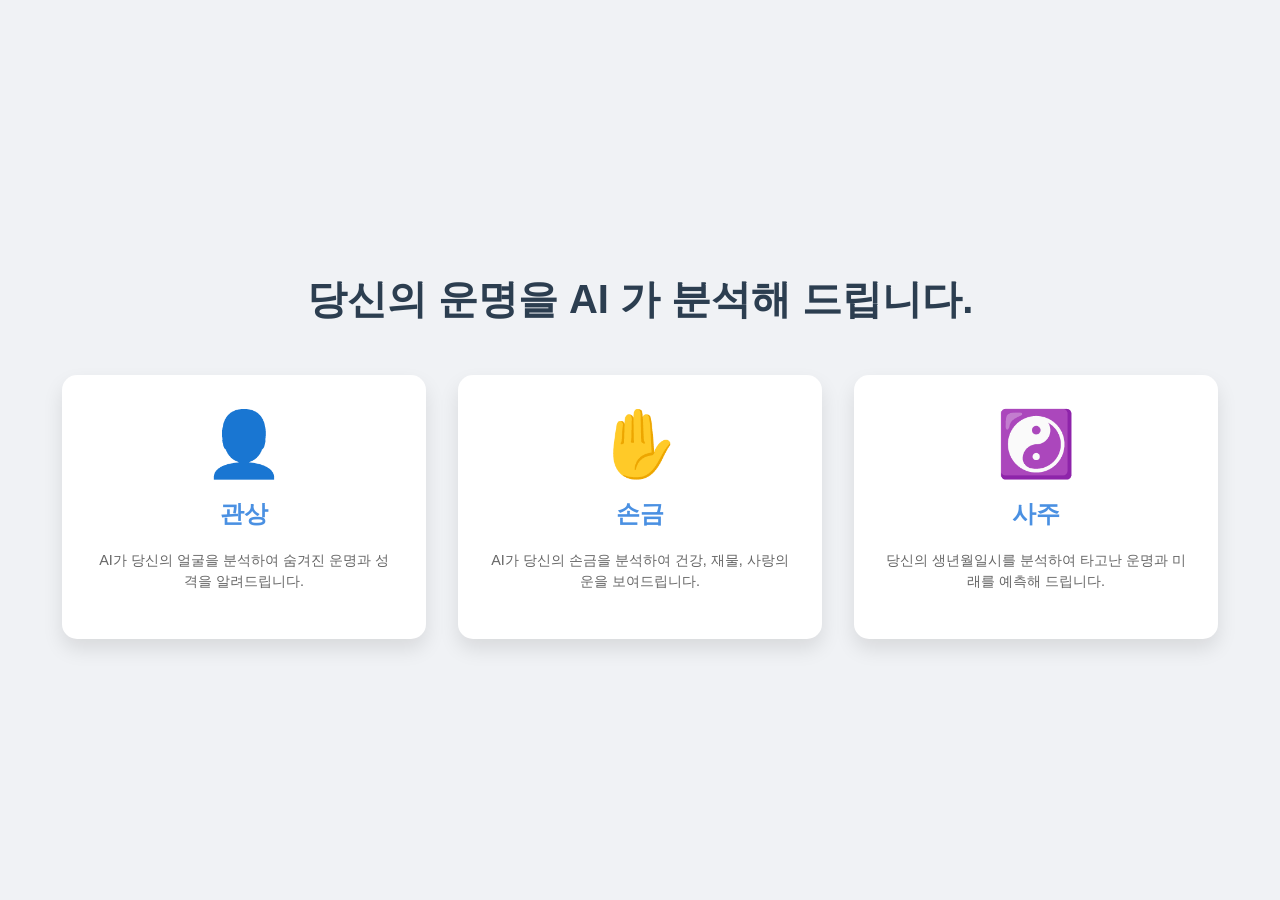
<file: index.html>
<!DOCTYPE html>
<html lang="ko">
<head>
    <script async src="https://pagead2.googlesyndication.com/pagead/js/adsbygoogle.js?client=ca-pub-7086281720678002" crossorigin="anonymous"></script>
    <meta name="google-adsense-account" content="ca-pub-7086281720678002">
    <meta charset="UTF-8">
    <meta name="viewport" content="width=device-width, initial-scale=1.0">
    <title>Integrated Apps Menu</title>
    <style>
        :root {
            --primary-color: #4a90e2;
            --secondary-color: #f39c12;
            --bg-color: #f0f2f5;
            --card-bg: #ffffff;
            --text-color: #333;
        }

        body {
            font-family: 'Pretendard', -apple-system, BlinkMacSystemFont, "Segoe UI", Roboto, "Helvetica Neue", Arial, sans-serif;
            background-color: var(--bg-color);
            color: var(--text-color);
            margin: 0;
            display: flex;
            flex-direction: column;
            align-items: center;
            justify-content: center;
            min-height: 100vh;
        }

        h1 {
            margin-bottom: 2rem;
            font-size: 2.5rem;
            color: #2c3e50;
        }

        .menu-container {
            display: flex;
            gap: 2rem;
            flex-wrap: wrap;
            justify-content: center;
            padding: 1rem;
        }

        .menu-card {
            background-color: var(--card-bg);
            border-radius: 15px;
            box-shadow: 0 10px 20px rgba(0,0,0,0.1);
            padding: 2rem;
            width: 300px;
            text-align: center;
            transition: transform 0.3s ease, box-shadow 0.3s ease;
            cursor: pointer;
            text-decoration: none;
            color: inherit;
        }

        .menu-card:hover {
            transform: translateY(-10px);
            box-shadow: 0 15px 30px rgba(0,0,0,0.15);
        }

        .menu-card h2 {
            margin-top: 0;
            color: var(--primary-color);
        }

        .menu-card p {
            color: #666;
            font-size: 0.9rem;
            line-height: 1.5;
        }

        .icon {
            font-size: 4rem;
            margin-bottom: 1rem;
        }

        @media (max-width: 600px) {
            .menu-container {
                flex-direction: column;
            }
        }
    </style>
</head>
<body>
    <h1>당신의 운명을 AI 가 분석해 드립니다.</h1>
    <div class="menu-container">
        <a href="face_view/index.html" class="menu-card">
            <div class="icon">👤</div>
            <h2>관상</h2>
            <p>AI가 당신의 얼굴을 분석하여 숨겨진 운명과 성격을 알려드립니다.</p>
        </a>
        <a href="washcoat_palmistry/index.html" class="menu-card">
            <div class="icon">✋</div>
            <h2>손금</h2>
            <p>AI가 당신의 손금을 분석하여 건강, 재물, 사랑의 운을 보여드립니다.</p>
        </a>
        <a href="saju/index.html" class="menu-card">
            <div class="icon">☯️</div>
            <h2>사주</h2>
            <p>당신의 생년월일시를 분석하여 타고난 운명과 미래를 예측해 드립니다.</p>
        </a>
    </div>
</body>
</html>
</file>
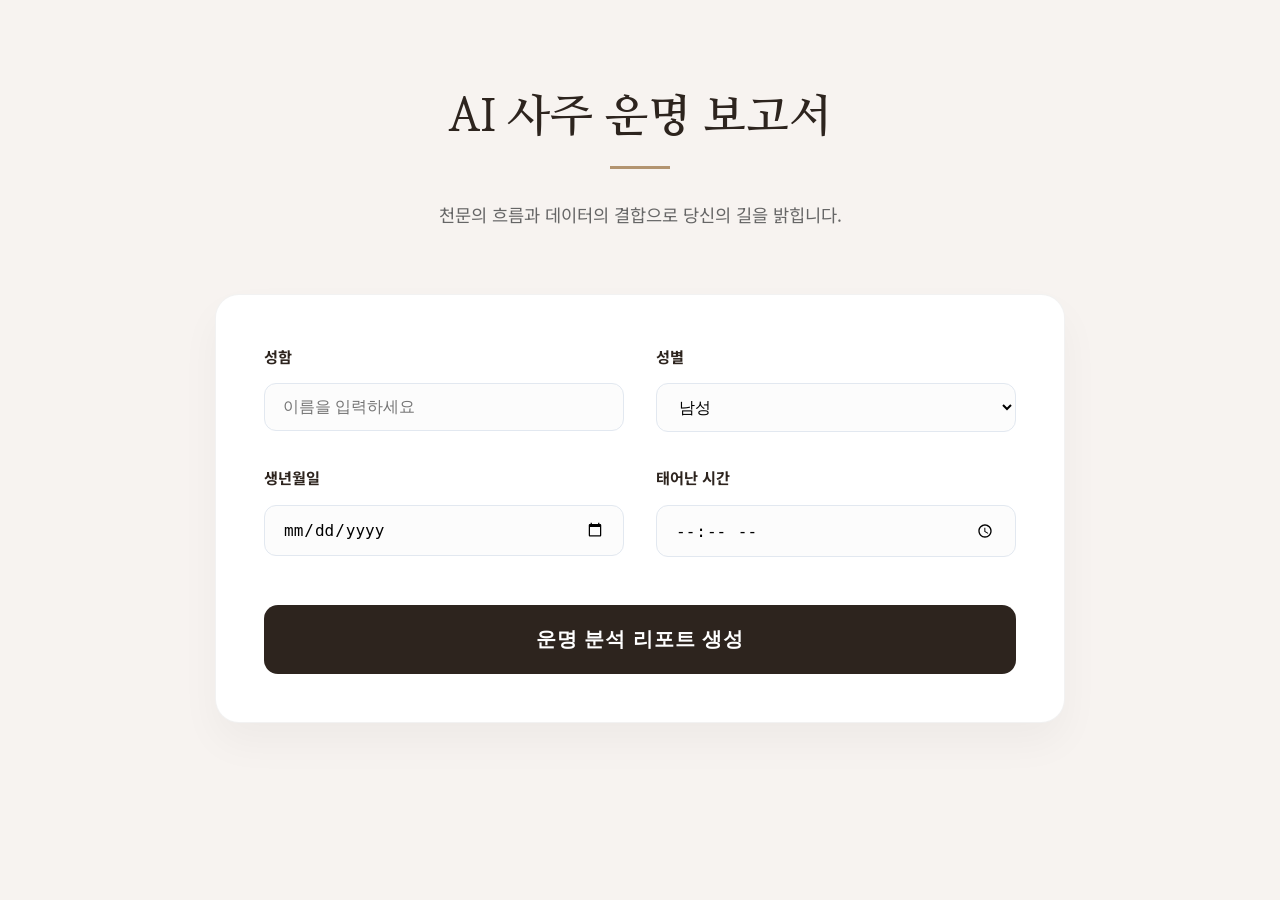
<file: saju/index.html>
<!DOCTYPE html>
<html lang="ko">
<head>
    <script async src="https://pagead2.googlesyndication.com/pagead/js/adsbygoogle.js?client=ca-pub-7086281720678002" crossorigin="anonymous"></script>
    <meta name="google-adsense-account" content="ca-pub-7086281720678002">
    <meta charset="UTF-8">
    <meta name="viewport" content="width=device-width, initial-scale=1.0">
    <title>AI 사주 운명 분석 보고서</title>
    <style>
        @import url('https://fonts.googleapis.com/css2?family=Noto+Sans+KR:wght@300;400;500;700&family=Nanum+Myeongjo:wght@700;800&display=swap');

        :root {
            --primary: #b39470; 
            --secondary: #2d241e;
            --accent-gold: #d4af37;
            --bg: #f7f3f0;
            --card-white: #ffffff;
            --text-main: #333333;
            --text-sub: #666666;
            
            /* 섹션별 포인트 컬러 */
            --color-personality: #eef2ff;
            --color-wealth: #fffbeb;
            --color-love: #fff1f2;
            --color-health: #f0fdf4;
            --color-advice: #fafaf9;
        }

        body {
            font-family: 'Noto Sans KR', sans-serif;
            background-color: var(--bg);
            color: var(--text-main);
            margin: 0;
            padding: 0;
            line-height: 1.8;
            word-break: keep-all;
        }

        .container {
            max-width: 850px;
            margin: 0 auto;
            padding: 3rem 1.5rem;
        }

        header {
            text-align: center;
            margin-bottom: 4rem;
        }

        header h1 {
            font-family: 'Nanum Myeongjo', serif;
            font-size: 2.8rem;
            color: var(--secondary);
            margin-bottom: 1rem;
            position: relative;
            display: inline-block;
        }

        header h1::after {
            content: '';
            position: absolute;
            bottom: -10px;
            left: 50%;
            transform: translateX(-50%);
            width: 60px;
            height: 3px;
            background-color: var(--primary);
        }

        header p {
            color: var(--text-sub);
            font-size: 1.1rem;
            margin-top: 1.5rem;
        }

        /* 입력 카드 스타일 개선 */
        .input-card {
            background: var(--card-white);
            border-radius: 24px;
            padding: 3rem;
            box-shadow: 0 20px 40px rgba(0,0,0,0.04);
            margin-bottom: 3rem;
            border: 1px solid rgba(0,0,0,0.05);
        }

        .form-row {
            display: grid;
            grid-template-columns: 1fr 1fr;
            gap: 2rem;
            margin-bottom: 2rem;
        }

        .form-group label {
            display: block;
            font-weight: 700;
            margin-bottom: 0.8rem;
            font-size: 0.95rem;
            color: var(--secondary);
        }

        input, select {
            width: 100%;
            padding: 14px 18px;
            border: 1px solid #e2e8f0;
            border-radius: 12px;
            font-size: 1rem;
            box-sizing: border-box;
            background-color: #fcfcfc;
            transition: all 0.2s ease;
        }

        input:focus, select:focus {
            outline: none;
            border-color: var(--primary);
            background-color: #fff;
            box-shadow: 0 0 0 4px rgba(179, 148, 112, 0.1);
        }

        .btn-submit {
            width: 100%;
            background-color: var(--secondary);
            color: white;
            border: none;
            padding: 1.3rem;
            border-radius: 14px;
            font-size: 1.25rem;
            font-weight: 700;
            cursor: pointer;
            transition: all 0.3s;
            margin-top: 1rem;
            letter-spacing: 1px;
        }

        .btn-submit:hover {
            background-color: #1a1512;
            transform: translateY(-2px);
            box-shadow: 0 10px 20px rgba(0,0,0,0.1);
        }

        /* 결과 화면 시인성 개선 */
        #result-container {
            display: none;
            animation: slideUp 0.8s cubic-bezier(0.2, 0.8, 0.2, 1);
        }

        @keyframes slideUp {
            from { opacity: 0; transform: translateY(40px); }
            to { opacity: 1; transform: translateY(0); }
        }

        .result-card {
            background: var(--card-white);
            border-radius: 30px;
            padding: 4rem;
            box-shadow: 0 30px 60px rgba(0,0,0,0.08);
            position: relative;
            overflow: hidden;
        }

        .result-card::before {
            content: '';
            position: absolute;
            top: 0;
            left: 0;
            width: 100%;
            height: 10px;
            background: linear-gradient(90deg, var(--primary), var(--accent-gold));
        }

        .result-header {
            text-align: center;
            margin-bottom: 4rem;
        }

        .result-header h2 {
            font-family: 'Nanum Myeongjo', serif;
            font-size: 2.4rem;
            color: var(--secondary);
            margin: 1.5rem 0;
        }

        .badge-container {
            display: flex;
            justify-content: center;
            gap: 10px;
            flex-wrap: wrap;
        }

        .badge {
            background: #f1f5f9;
            padding: 6px 16px;
            border-radius: 30px;
            font-size: 0.9rem;
            font-weight: 500;
            color: var(--text-sub);
            border: 1px solid #e2e8f0;
        }

        /* 섹션별 개선된 스타일 */
        .section {
            padding: 2.5rem;
            border-radius: 20px;
            margin-bottom: 2rem;
            transition: transform 0.3s ease;
        }

        .section:hover { transform: translateX(5px); }

        .section.personality { background-color: var(--color-personality); }
        .section.wealth { background-color: var(--color-wealth); }
        .section.love { background-color: var(--color-love); }
        .section.health { background-color: var(--color-health); }
        .section.advice { 
            background-color: var(--secondary); 
            color: white;
            box-shadow: 0 15px 30px rgba(0,0,0,0.15);
        }

        .section-title {
            display: flex;
            align-items: center;
            font-size: 1.4rem;
            font-weight: 800;
            margin-bottom: 1.2rem;
        }

        .section.advice .section-title { color: var(--accent-gold); }
        .section.personality .section-title { color: #1e3a8a; }
        .section.wealth .section-title { color: #92400e; }
        .section.love .section-title { color: #9f1239; }
        .section.health .section-title { color: #166534; }

        .section-icon {
            font-size: 1.8rem;
            margin-right: 12px;
        }

        .section-content {
            font-size: 1.15rem;
            line-height: 2;
            color: #334155;
            text-align: justify;
        }

        .section.advice .section-content {
            color: #e2e8f0;
            font-size: 1.2rem;
            font-weight: 500;
        }

        /* 로딩 애니메이션 */
        .loading {
            text-align: center;
            display: none;
            padding: 5rem 0;
        }

        .loading-icon {
            font-size: 3rem;
            display: inline-block;
            animation: pulse 1.5s infinite ease-in-out;
            margin-bottom: 1.5rem;
        }

        @keyframes pulse {
            0% { transform: scale(1); opacity: 1; }
            50% { transform: scale(1.2); opacity: 0.7; }
            100% { transform: scale(1); opacity: 1; }
        }

        .home-link {
            display: block;
            text-align: center;
            margin-top: 4rem;
            color: var(--text-sub);
            text-decoration: none;
            font-weight: 500;
            font-size: 1rem;
            transition: color 0.2s;
        }

        .home-link:hover { color: var(--primary); }

        /* 신규: 스탯 대시보드 스타일 */
        .stats-dashboard {
            display: grid;
            grid-template-columns: repeat(auto-fit, minmax(250px, 1fr));
            gap: 1.5rem;
            margin-bottom: 3rem;
            animation: fadeIn 1s ease-out;
        }

        .stat-card {
            background: #f8fafc;
            border-radius: 20px;
            padding: 1.5rem;
            border: 1px solid #e2e8f0;
            display: flex;
            flex-direction: column;
            gap: 1rem;
        }

        .stat-card-title {
            font-size: 0.95rem;
            font-weight: 700;
            color: var(--secondary);
            display: flex;
            align-items: center;
            gap: 8px;
        }

        /* 오행 차트 (가로 바 형태) */
        .element-item {
            display: flex;
            align-items: center;
            gap: 10px;
            margin-bottom: 8px;
        }
        .element-label { font-size: 0.85rem; font-weight: 600; min-width: 40px; }
        .element-bar-bg { flex: 1; height: 8px; background: #e2e8f0; border-radius: 4px; overflow: hidden; }
        .element-bar-fill { height: 100%; transition: width 1.5s cubic-bezier(0.1, 0.5, 0.2, 1); width: 0; }
        .element-percent { font-size: 0.8rem; font-weight: 700; color: var(--text-sub); min-width: 35px; text-align: right; }

        /* 오행별 컬러 */
        .color-wood { background: #16a34a; } /* 목: 초록 */
        .color-fire { background: #dc2626; } /* 화: 빨강 */
        .color-earth { background: #d97706; } /* 토: 황토 */
        .color-metal { background: #71717a; } /* 금: 회색 */
        .color-water { background: #2563eb; } /* 수: 파랑 */

        /* 운세 배터리 */
        .battery-container {
            display: flex;
            flex-direction: column;
            align-items: center;
            justify-content: center;
            gap: 10px;
            height: 100%;
        }
        .battery-outer {
            width: 80px;
            height: 140px;
            border: 4px solid var(--secondary);
            border-radius: 12px;
            position: relative;
            padding: 4px;
            display: flex;
            align-items: flex-end;
        }
        .battery-outer::before {
            content: '';
            position: absolute;
            top: -12px;
            left: 50%;
            transform: translateX(-50%);
            width: 30px;
            height: 8px;
            background: var(--secondary);
            border-radius: 4px 4px 0 0;
        }
        .battery-inner {
            width: 100%;
            background: linear-gradient(to top, #22c55e, #4ade80);
            border-radius: 6px;
            transition: height 2s cubic-bezier(0.1, 0.5, 0.2, 1);
            height: 0;
            position: relative;
        }
        .battery-text { font-size: 1.8rem; font-weight: 800; color: var(--secondary); }
        .battery-status { font-size: 0.85rem; font-weight: 600; color: #16a34a; }

        /* 십신 밸런스 */
        .radar-stat-item {
            display: flex;
            justify-content: space-between;
            align-items: center;
            font-size: 0.85rem;
            margin-bottom: 6px;
        }
        .radar-bar-bg { width: 100%; height: 6px; background: #e2e8f0; border-radius: 3px; margin-top: 4px; overflow: hidden; }
        .radar-bar-fill { height: 100%; background: var(--primary); width: 0; transition: width 1.5s ease-out; }

        @keyframes fadeIn {
            from { opacity: 0; transform: translateY(10px); }
            to { opacity: 1; transform: translateY(0); }
        }

        @media (max-width: 768px) {
            .form-row { grid-template-columns: 1fr; gap: 1rem; }
            .result-card { padding: 2rem; }
            header h1 { font-size: 2.2rem; }
            .section { padding: 1.5rem; }
            .stats-dashboard { grid-template-columns: 1fr; }
        }
    </style>
</head>
<body>

    <div class="container">
        <header>
            <h1>AI 사주 운명 보고서</h1>
            <p>천문의 흐름과 데이터의 결합으로 당신의 길을 밝힙니다.</p>
        </header>

        <div class="input-card">
            <div class="form-row">
                <div class="form-group">
                    <label>성함</label>
                    <input type="text" id="name" placeholder="이름을 입력하세요">
                </div>
                <div class="form-group">
                    <label>성별</label>
                    <select id="gender">
                        <option value="남성">남성</option>
                        <option value="여성">여성</option>
                    </select>
                </div>
            </div>
            <div class="form-row">
                <div class="form-group">
                    <label>생년월일</label>
                    <input type="date" id="birthdate">
                </div>
                <div class="form-group">
                    <label>태어난 시간</label>
                    <input type="time" id="birthtime">
                </div>
            </div>
            <button class="btn-submit" onclick="startAnalysis()">운명 분석 리포트 생성</button>
        </div>

        <div class="loading" id="loading">
            <div class="loading-icon">☯️</div>
            <p style="font-size: 1.2rem; font-weight: 500; color: var(--secondary);">하늘의 기운을 읽고 운명의 흐름을 연산 중입니다...</p>
        </div>

        <div id="result-container">
            <div class="result-card">
                <div class="result-header">
                    <div class="badge-container" id="result-info-badges"></div>
                    <h2 id="result-title"></h2>
                </div>

                <!-- 스탯 대시보드 섹션 추가 -->
                <div class="stats-dashboard">
                    <div class="stat-card">
                        <div class="stat-card-title">📊 오행 밸런스 (Five Elements)</div>
                        <div id="five-elements-chart">
                            <!-- 목화토금수 바 차트가 들어갈 자리 -->
                        </div>
                        <div class="element-guide" style="font-size: 0.75rem; color: #64748b; margin-top: 8px; line-height: 1.5; border-top: 1px solid #e2e8f0; padding-top: 8px;">
                            <strong>木</strong>:성장 로직 | <strong>火</strong>:확산 에너지 | <strong>土</strong>:중재 시스템 | <strong>金</strong>:논리적 결단 | <strong>水</strong>:리소스 유연성
                        </div>
                    </div>
                    <div class="stat-card">
                        <div class="stat-card-title">🔋 운세 배터리 (Fortune Gauge)</div>
                        <div class="battery-container">
                            <div class="battery-outer">
                                <div class="battery-inner" id="battery-fill"></div>
                            </div>
                            <div class="battery-text" id="battery-percent">0%</div>
                            <div class="battery-status" id="battery-desc">최상의 컨디션</div>
                        </div>
                    </div>
                    <div class="stat-card">
                        <div class="stat-card-title">⚔️ 십신 핵심 역량 (Ten Gods)</div>
                        <div id="ten-gods-chart">
                            <!-- 십신 바 차트가 들어갈 자리 -->
                        </div>
                    </div>
                </div>

                <div class="section personality">
                    <div class="section-title"><span class="section-icon">✨</span> 타고난 운명과 성품</div>
                    <div class="section-content" id="analysis-personality"></div>
                </div>

                <div class="section wealth">
                    <div class="section-title"><span class="section-icon">💰</span> 재물운과 사회적 성취</div>
                    <div class="section-content" id="analysis-wealth"></div>
                </div>

                <div class="section love">
                    <div class="section-title"><span class="section-icon">❤️</span> 애정운과 인복</div>
                    <div class="section-content" id="analysis-love"></div>
                </div>

                <div class="section health">
                    <div class="section-title"><span class="section-icon">🏥</span> 건강과 조심할 점</div>
                    <div class="section-content" id="analysis-health"></div>
                </div>

                <div class="section advice">
                    <div class="section-title"><span class="section-icon">💡</span> 시스템 최적화 가이드 (Log Analysis)</div>
                    <div class="section-content" id="analysis-advice"></div>
                </div>

                <!-- 신규: 개운법 섹션 -->
                <div class="section solution" style="background-color: #f8fafc; border: 2px solid var(--primary);">
                    <div class="section-title" style="color: var(--secondary);"><span class="section-icon">🛠️</span> 시스템 취약점 보완 (Patch Notes)</div>
                    <div class="section-content">
                        <ul id="analysis-solution" style="list-style: none; padding: 0; margin: 0;">
                            <!-- 개운법 3가지가 들어갈 자리 -->
                        </ul>
                    </div>
                </div>
            </div>
            
            <a href="../index.html" class="home-link">← 메인 메뉴로 돌아가기</a>
        </div>
    </div>

    <script>
        function startAnalysis() {
            const name = document.getElementById('name').value || '사용자';
            const gender = document.getElementById('gender').value;
            const birthdate = document.getElementById('birthdate').value;
            
            if (!birthdate) {
                alert('생년월일을 입력해 주세요.');
                return;
            }

            document.querySelector('.input-card').style.display = 'none';
            document.getElementById('loading').style.display = 'block';
            document.getElementById('result-container').style.display = 'none';

            setTimeout(() => {
                document.getElementById('loading').style.display = 'none';
                generateDetailedResult(name, gender, birthdate);
                document.getElementById('result-container').style.display = 'block';
                window.scrollTo({ top: document.getElementById('result-container').offsetTop - 20, behavior: 'smooth' });
            }, 2500);
        }

        function generateDetailedResult(name, gender, birthdate) {
            const dateArr = birthdate.split('-');
            const year = dateArr[0];
            const month = dateArr[1];
            const day = dateArr[2];

            document.getElementById('result-info-badges').innerHTML = `
                <span class="badge">${year}년 데이터</span>
                <span class="badge">${gender} 개체</span>
                <span class="badge">식별코드 ${month}${day}</span>
            `;

            document.getElementById('result-title').innerText = `${name} 님의 운명 구조 정밀 분석 보고서`;

            // 분석 내용: 가독성 높고 친절한 한글 분석으로 변경
            document.getElementById('analysis-personality').innerHTML = 
                `<p><strong>[핵심 기질 데이터]</strong><br>` +
                `${name} 님은 겉으로 보여지는 모습보다 내면의 에너지가 훨씬 강력하게 설계된 구조를 가지고 있습니다. </p>` +
                `<ul>` +
                `<li><strong>독립적 성향:</strong> 타인에게 의존하기보다 스스로 판단하고 실행할 때 가장 높은 효율을 내는 자립형 구조입니다.</li>` +
                `<li><strong>신중한 연산:</strong> 매사에 논리적이고 꼼꼼하여 실수율이 낮지만, 생각이 많아 실행이 늦어지는 '결정 지연' 현상을 주의해야 합니다.</li>` +
                `<li><strong>강한 책임감:</strong> 한 번 입력된 목표는 끝까지 완수해내는 끈기가 있어 주변의 신뢰도가 매우 높게 측정됩니다.</li>` +
                `</ul>`;

            document.getElementById('analysis-wealth').innerHTML = 
                `<p><strong>[자산 및 성취 로직]</strong><br>` +
                `타고난 재물 운용 능력이 안정적이며, 시간이 흐를수록 자산이 우상향하는 '축적형 복리 구조'를 가지고 있습니다.</p>` +
                `<ul>` +
                `<li><strong>전문성 기반:</strong> 일반적인 유통보다는 본인만의 기술이나 전문 지식을 활용할 때 부가가치가 극대화됩니다.</li>` +
                `<li><strong>리스크 관리:</strong> 투기적인 성향보다는 리스크가 검증된 곳에 투자하는 안전 지향적 설계가 운의 흐름을 돕습니다.</li>` +
                `<li><strong>사회적 성취:</strong> 중년기 이후 조직의 핵심 의사결정권자로 성장하거나, 독립적인 전문 서버(사업)를 운영할 가능성이 큽니다.</li>` +
                `</ul>`;

            document.getElementById('analysis-love').innerHTML = 
                `<p><strong>[관계 및 연결 프로토콜]</strong><br>` +
                `주변 시스템(사람)들과의 연결성이 뛰어나며, 위기 상황에서 나를 돕는 '귀인 노드'가 활성화되기 쉬운 사주입니다.</p>` +
                `<ul>` +
                `<li><strong>포용적 네트워크:</strong> 상대방의 입장을 먼저 고려하는 배려형 알고리즘을 통해 폭넓은 인간관계를 형성합니다.</li>` +
                `<li><strong>높은 표준 수치:</strong> 본인의 기준이 다소 높아 파트너에게 엄격할 수 있으니, 호환성 확장을 위해 유연한 소통 방식이 필요합니다.</li>` +
                `<li><strong>인복의 활용:</strong> 혼자 해결하려 하기보다 주변의 도움을 수용할 때 더 큰 시너지가 발생하는 구조입니다.</li>` +
                `</ul>`;

            document.getElementById('analysis-health').innerHTML = 
                `<p><strong>[하드웨어 및 에너지 모니터링]</strong><br>` +
                `전반적인 하드웨어 성능은 준수하나, 고도로 집중하는 성격 탓에 특정 부위에 과부하가 걸리기 쉬운 상태입니다.</p>` +
                `<ul>` +
                `<li><strong>주의 영역:</strong> 신경성 소화 불량이나 어깨, 목 부위의 근육 경직 로그가 자주 발견되니 주의가 필요합니다.</li>` +
                `<li><strong>냉각 시스템:</strong> 정신적인 열기를 식혀줄 수 있는 주기적인 휴식과 명상이 시스템 수명을 연장하는 핵심 변수입니다.</li>` +
                `<li><strong>에너지 보충:</strong> 규칙적인 수면 패턴은 단순한 휴식이 아닌, 다음 날의 연산을 위한 필수적인 데이터 복구 시간입니다.</li>` +
                `</ul>`;

            document.getElementById('analysis-advice').innerHTML = 
                `<p style="font-size: 1.2rem; border-left: 4px solid var(--accent-gold); padding-left: 15px;">` +
                `<strong>"지금 처리 중인 데이터가 곧 당신의 미래입니다."</strong><br><br>` +
                `올해는 새로운 결과값을 얻기 위해 무리하게 시스템을 변경하기보다, 현재 가동 중인 프로세스의 효율을 높이는 데 집중하십시오. ` +
                `지속적인 데이터 축적(노력)이 임계점에 도달하면, 머지않아 폭발적인 성과가 출력될 것입니다. ` +
                `사용자의 시스템은 현재 정상 궤도에서 안정적으로 작동 중입니다.</p>`;

            // 스탯 대시보드 및 개운법 데이터 생성
            renderStats(name, birthdate);
        }

        function renderStats(name, birthdate) {
            const seed = birthdate.split('-').join('');
            const pseudoRandom = (offset) => {
                let s = Math.sin(parseInt(seed) + offset) * 10000;
                return s - Math.floor(s);
            };

            // 1. 오행 데이터
            const elements = [
                { label: '木', color: 'color-wood', val: 0 },
                { label: '火', color: 'color-fire', val: 0 },
                { label: '土', color: 'color-earth', val: 0 },
                { label: '金', color: 'color-metal', val: 0 },
                { label: '水', color: 'color-water', val: 0 }
            ];
            
            let total = 0;
            elements.forEach((el, i) => {
                el.val = Math.floor(pseudoRandom(i) * 50) + 10;
                total += el.val;
            });
            
            // 가장 부족한 기운 찾기
            const sortedElements = [...elements].sort((a, b) => a.val - b.val);
            const weakest = sortedElements[0];

            const chartHtml = elements.map(el => {
                const percent = Math.round((el.val / total) * 100);
                return `
                    <div class="element-item">
                        <div class="element-label">${el.label}</div>
                        <div class="element-bar-bg">
                            <div class="element-bar-fill ${el.color}" style="width: 0%" data-width="${percent}%"></div>
                        </div>
                        <div class="element-percent">${percent}%</div>
                    </div>
                `;
            }).join('');
            document.getElementById('five-elements-chart').innerHTML = chartHtml;

            // 2. 운세 배터리
            const fortune = Math.floor(pseudoRandom(10) * 40) + 60;
            const batteryFill = document.getElementById('battery-fill');
            const batteryPercent = document.getElementById('battery-percent');
            const batteryDesc = document.getElementById('battery-desc');
            batteryPercent.innerText = `0%`;
            batteryFill.style.height = '0%';

            // 3. 십신 데이터
            const gods = [
                { label: '재성 (결과물)', val: Math.floor(pseudoRandom(20) * 60) + 40 },
                { label: '관성 (시스템 적응)', val: Math.floor(pseudoRandom(21) * 60) + 40 },
                { label: '식상 (표현력)', val: Math.floor(pseudoRandom(22) * 60) + 40 },
                { label: '인성 (학습력)', val: Math.floor(pseudoRandom(23) * 60) + 40 },
                { label: '비겁 (주체성)', val: Math.floor(pseudoRandom(24) * 60) + 40 }
            ];

            const godsHtml = gods.map(god => `
                <div class="radar-stat-item-container">
                    <div class="radar-stat-item">
                        <span>${god.label}</span>
                        <span>${god.val}</span>
                    </div>
                    <div class="radar-bar-bg">
                        <div class="radar-bar-fill" style="width: 0%" data-width="${god.val}%"></div>
                    </div>
                </div>
            `).join('');
            document.getElementById('ten-gods-chart').innerHTML = godsHtml;

            // 4. 개운법 (부족한 기운 보완 패치)
            const solutionData = {
                '木': { color: '그린 계열', time: '오전 05:30 ~ 07:30', action: '나무가 많은 공원 가볍게 러닝', item: '나무 재질의 액세서리' },
                '火': { color: '레드/오렌지 계열', time: '오후 11:30 ~ 13:30', action: '햇볕이 가장 강할 때 15분간 야외 일광욕', item: '밝은 조명 아래에서의 독서' },
                '土': { color: '옐로우/브라운 계열', time: '오후 13:30 ~ 15:30', action: '맨발로 흙을 밟는 어싱(Earthing)', item: '도자기나 황토 관련 소품' },
                '金': { color: '화이트/실버 계열', time: '오후 15:30 ~ 17:30', action: '금속성 운동 기구를 활용한 웨이트 트레이닝', item: '정밀한 시계 또는 금속 안경테' },
                '水': { color: '블랙/네이비 계열', time: '오후 21:30 ~ 23:30', action: '반신욕 또는 물소리를 들으며 명상', item: '어항 또는 수분 섭취용 텀블러' }
            };

            const sol = solutionData[weakest.label];
            const solHtml = `
                <li style="margin-bottom: 1.5rem; border-bottom: 1px dashed #e2e8f0; padding-bottom: 1rem;">
                    <strong style="color: var(--primary);">[Patch 01] 컬러 프로토콜 최적화:</strong><br>
                    시스템 안정화를 위해 매일 <strong>${sol.color}</strong>의 의류나 소품을 착용하여 부족한 '${weakest.label}' 에너지를 보충하십시오.
                </li>
                <li style="margin-bottom: 1.5rem; border-bottom: 1px dashed #e2e8f0; padding-bottom: 1rem;">
                    <strong style="color: var(--primary);">[Patch 02] 런타임 환경 보정:</strong><br>
                    에너지 동기화를 위해 <strong>${sol.time}</strong> 사이에 <strong>${sol.action}</strong>을(를) 20분 이상 수행하는 스케줄러를 등록하십시오.
                </li>
                <li>
                    <strong style="color: var(--primary);">[Patch 03] 하드웨어 버퍼 추가:</strong><br>
                    주변 환경에 <strong>${sol.item}</strong>을(를) 배치하여 외부 노이즈로부터 시스템 커널을 보호하고 운의 흐름을 보정하십시오.
                </li>
            `;
            document.getElementById('analysis-solution').innerHTML = solHtml;

            // 애니메이션 실행
            setTimeout(() => {
                document.querySelectorAll('.element-bar-fill').forEach(bar => {
                    bar.style.width = bar.getAttribute('data-width');
                });
                
                batteryFill.style.height = `${fortune}%`;
                let count = 0;
                const timer = setInterval(() => {
                    if (count >= fortune) {
                        clearInterval(timer);
                    } else {
                        count++;
                        batteryPercent.innerText = `${count}%`;
                    }
                }, 20);

                if (fortune > 85) batteryDesc.innerText = '운세 대폭발!';
                else if (fortune > 70) batteryDesc.innerText = '안정적인 흐름';
                else batteryDesc.innerText = '신중한 하루';

                document.querySelectorAll('.radar-bar-fill').forEach(bar => {
                    bar.style.width = bar.getAttribute('data-width');
                });
            }, 100);
        }
    </script>
</body>
</html>
</file>
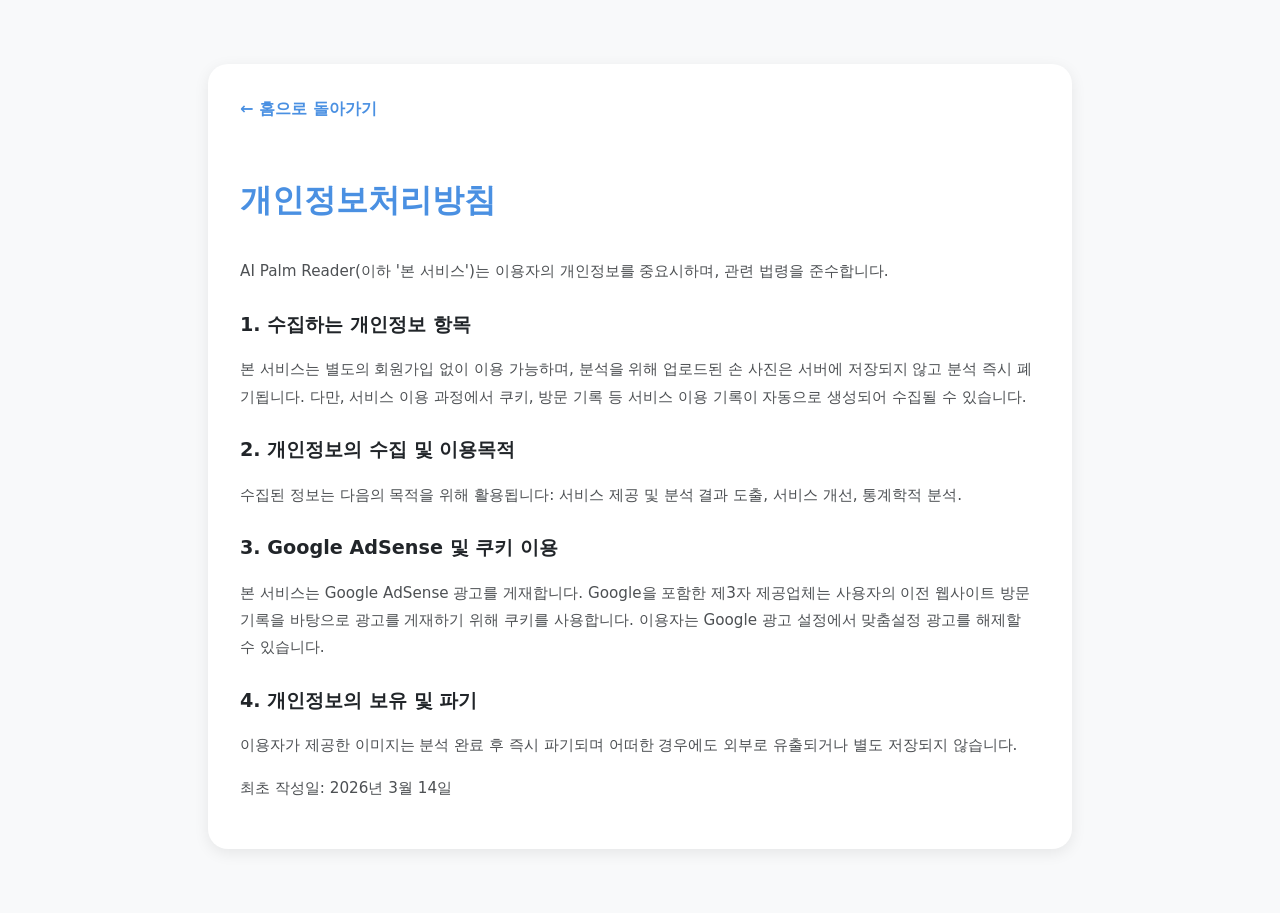
<file: washcoat_palmistry/privacy.html>
<!DOCTYPE html>
<html lang="ko">
<head>
    <meta charset="UTF-8">
    <meta name="viewport" content="width=device-width, initial-scale=1.0">
    <title>개인정보처리방침 - AI Palm Reader</title>
    <link rel="stylesheet" href="style.css">
    <style>
        .policy-container { max-width: 800px; margin: 4rem auto; padding: 2rem; background: var(--card-bg); border-radius: 20px; box-shadow: var(--shadow); }
        h1 { color: var(--accent-color); margin-bottom: 2rem; }
        h2 { font-size: 1.2rem; margin-top: 1.5rem; color: var(--text-color); }
        p, li { font-size: 0.95rem; color: var(--text-color); opacity: 0.8; line-height: 1.8; }
        .back-link { display: inline-block; margin-bottom: 2rem; color: var(--accent-color); text-decoration: none; font-weight: bold; }
    </style>
</head>
<body>
    <div class="policy-container">
        <a href="index.html" class="back-link">← 홈으로 돌아가기</a>
        <h1>개인정보처리방침</h1>
        <p>AI Palm Reader(이하 '본 서비스')는 이용자의 개인정보를 중요시하며, 관련 법령을 준수합니다.</p>

        <h2>1. 수집하는 개인정보 항목</h2>
        <p>본 서비스는 별도의 회원가입 없이 이용 가능하며, 분석을 위해 업로드된 손 사진은 서버에 저장되지 않고 분석 즉시 폐기됩니다. 다만, 서비스 이용 과정에서 쿠키, 방문 기록 등 서비스 이용 기록이 자동으로 생성되어 수집될 수 있습니다.</p>

        <h2>2. 개인정보의 수집 및 이용목적</h2>
        <p>수집된 정보는 다음의 목적을 위해 활용됩니다: 서비스 제공 및 분석 결과 도출, 서비스 개선, 통계학적 분석.</p>

        <h2>3. Google AdSense 및 쿠키 이용</h2>
        <p>본 서비스는 Google AdSense 광고를 게재합니다. Google을 포함한 제3자 제공업체는 사용자의 이전 웹사이트 방문 기록을 바탕으로 광고를 게재하기 위해 쿠키를 사용합니다. 이용자는 Google 광고 설정에서 맞춤설정 광고를 해제할 수 있습니다.</p>

        <h2>4. 개인정보의 보유 및 파기</h2>
        <p>이용자가 제공한 이미지는 분석 완료 후 즉시 파기되며 어떠한 경우에도 외부로 유출되거나 별도 저장되지 않습니다.</p>

        <p>최초 작성일: 2026년 3월 14일</p>
    </div>
</body>
</html>
</file>
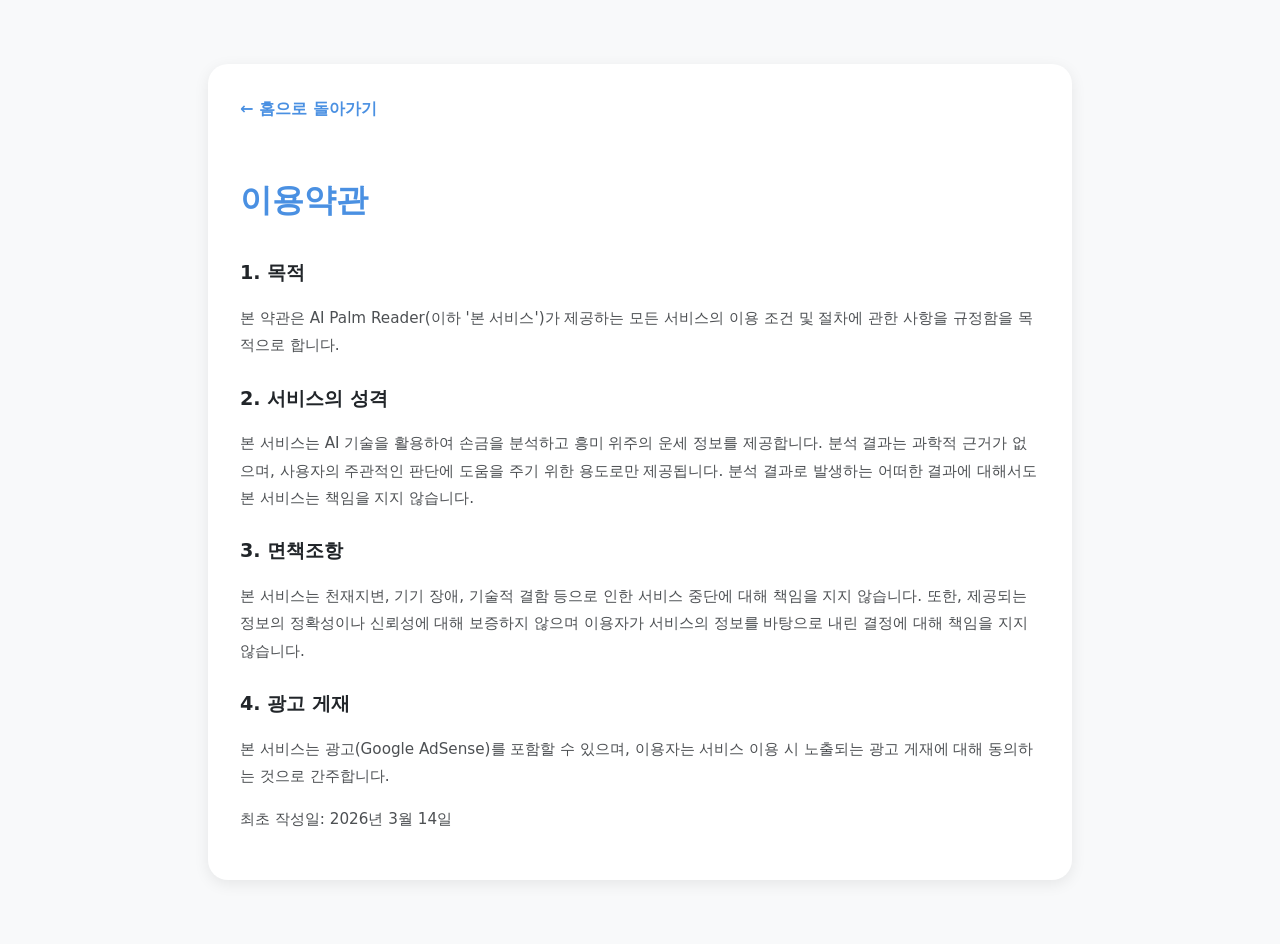
<file: washcoat_palmistry/terms.html>
<!DOCTYPE html>
<html lang="ko">
<head>
    <meta charset="UTF-8">
    <meta name="viewport" content="width=device-width, initial-scale=1.0">
    <title>이용약관 - AI Palm Reader</title>
    <link rel="stylesheet" href="style.css">
    <style>
        .policy-container { max-width: 800px; margin: 4rem auto; padding: 2rem; background: var(--card-bg); border-radius: 20px; box-shadow: var(--shadow); }
        h1 { color: var(--accent-color); margin-bottom: 2rem; }
        h2 { font-size: 1.2rem; margin-top: 1.5rem; color: var(--text-color); }
        p, li { font-size: 0.95rem; color: var(--text-color); opacity: 0.8; line-height: 1.8; }
        .back-link { display: inline-block; margin-bottom: 2rem; color: var(--accent-color); text-decoration: none; font-weight: bold; }
    </style>
</head>
<body>
    <div class="policy-container">
        <a href="index.html" class="back-link">← 홈으로 돌아가기</a>
        <h1>이용약관</h1>
        
        <h2>1. 목적</h2>
        <p>본 약관은 AI Palm Reader(이하 '본 서비스')가 제공하는 모든 서비스의 이용 조건 및 절차에 관한 사항을 규정함을 목적으로 합니다.</p>

        <h2>2. 서비스의 성격</h2>
        <p>본 서비스는 AI 기술을 활용하여 손금을 분석하고 흥미 위주의 운세 정보를 제공합니다. 분석 결과는 과학적 근거가 없으며, 사용자의 주관적인 판단에 도움을 주기 위한 용도로만 제공됩니다. 분석 결과로 발생하는 어떠한 결과에 대해서도 본 서비스는 책임을 지지 않습니다.</p>

        <h2>3. 면책조항</h2>
        <p>본 서비스는 천재지변, 기기 장애, 기술적 결함 등으로 인한 서비스 중단에 대해 책임을 지지 않습니다. 또한, 제공되는 정보의 정확성이나 신뢰성에 대해 보증하지 않으며 이용자가 서비스의 정보를 바탕으로 내린 결정에 대해 책임을 지지 않습니다.</p>

        <h2>4. 광고 게재</h2>
        <p>본 서비스는 광고(Google AdSense)를 포함할 수 있으며, 이용자는 서비스 이용 시 노출되는 광고 게재에 대해 동의하는 것으로 간주합니다.</p>

        <p>최초 작성일: 2026년 3월 14일</p>
    </div>
</body>
</html>
</file>
<file: washcoat_palmistry/style.css>
:root {
    --bg-color: #f8f9fa;
    --text-color: #212529;
    --card-bg: #ffffff;
    --header-bg: #212529;
    --header-text: #ffffff;
    --accent-color: #4a90e2;
    --accent-hover: #357abd;
    --shadow: 0 4px 15px rgba(0,0,0,0.08);
    --secondary-accent: #8e44ad;
}

body.dark-mode {
    --bg-color: #121212;
    --text-color: #e9ecef;
    --card-bg: #1e1e1e;
    --header-bg: #000000;
    --header-text: #ffffff;
    --accent-color: #64b5f6;
    --accent-hover: #90caf9;
    --shadow: 0 4px 15px rgba(0,0,0,0.4);
    --secondary-accent: #b39ddb;
}

body {
    font-family: 'Pretendard', -apple-system, BlinkMacSystemFont, system-ui, Roboto, sans-serif;
    margin: 0;
    background-color: var(--bg-color);
    color: var(--text-color);
    transition: background-color 0.3s, color 0.3s;
    line-height: 1.6;
    scroll-behavior: smooth;
}

header {
    background-color: var(--header-bg);
    color: var(--header-text);
    padding: 0.8rem 1.5rem;
    position: sticky;
    top: 0;
    z-index: 100;
    box-shadow: var(--shadow);
}

.nav-container {
    max-width: 1000px;
    margin: 0 auto;
    display: flex;
    justify-content: space-between;
    align-items: center;
}

.logo { font-size: 1.4rem; font-weight: 900; letter-spacing: -0.5px; }

.nav-links {
    display: flex;
    align-items: center;
    gap: 1.5rem;
}

.nav-links a {
    color: var(--header-text);
    text-decoration: none;
    font-size: 0.9rem;
    font-weight: 600;
    opacity: 0.8;
    transition: opacity 0.2s;
}

.nav-links a:hover { opacity: 1; }

#themeToggle {
    background: rgba(255,255,255,0.1);
    border: 1px solid rgba(255,255,255,0.2);
    color: var(--header-text);
    padding: 0.4rem;
    cursor: pointer;
    border-radius: 50%;
    width: 34px;
    height: 34px;
    display: flex;
    align-items: center;
    justify-content: center;
    font-size: 0.9rem;
}

main {
    max-width: 1000px;
    margin: 0 auto;
    padding: 0 1rem 4rem 1rem;
}

.hero {
    text-align: center;
    padding: 4rem 1rem;
    background: linear-gradient(180deg, rgba(74, 144, 226, 0.05) 0%, transparent 100%);
}

.hero h2 { font-size: 2.2rem; font-weight: 900; margin-bottom: 1.5rem; line-height: 1.3; }
.hero p { font-size: 1.1rem; opacity: 0.7; max-width: 700px; margin: 0 auto; }

/* Improved User Info Styling */
.user-info-v2 {
    display: flex;
    justify-content: center;
    margin-bottom: 2rem;
}

.info-card {
    background: var(--card-bg);
    padding: 1.5rem 2rem;
    border-radius: 20px;
    box-shadow: var(--shadow);
    display: flex;
    align-items: center;
    gap: 2rem;
    border: 1px solid rgba(0,0,0,0.05);
}

.info-card .divider {
    width: 1px;
    height: 40px;
    background: rgba(0,0,0,0.1);
}

.input-group {
    display: flex;
    flex-direction: column;
    gap: 0.5rem;
}

.input-group label {
    font-weight: 800;
    font-size: 0.85rem;
    color: var(--accent-color);
    text-transform: uppercase;
    letter-spacing: 0.5px;
}

.gender-btn-group {
    display: flex;
    gap: 0.4rem;
    background: var(--bg-color);
    padding: 0.3rem;
    border-radius: 10px;
}

.gender-btn {
    cursor: pointer;
    position: relative;
}

.gender-btn input {
    position: absolute;
    opacity: 0;
    cursor: pointer;
}

.gender-btn span {
    display: inline-block;
    padding: 0.5rem 1.2rem;
    border-radius: 7px;
    font-weight: bold;
    font-size: 0.9rem;
    transition: all 0.2s;
    background: transparent;
    color: var(--text-color);
}

.gender-btn input:checked + span {
    background: var(--accent-color);
    color: white;
    box-shadow: 0 3px 8px rgba(74, 144, 226, 0.3);
}

.age-input-wrapper {
    display: flex;
    align-items: center;
    gap: 0.5rem;
}

.age-input-wrapper input {
    padding: 0.5rem;
    width: 60px;
    border: 2px solid var(--bg-color);
    border-radius: 10px;
    background: var(--bg-color);
    color: var(--text-color);
    font-size: 1rem;
    font-weight: bold;
    text-align: center;
    transition: border-color 0.2s;
}

.age-input-wrapper input:focus {
    outline: none;
    border-color: var(--accent-color);
}

.age-input-wrapper .unit {
    font-weight: bold;
    opacity: 0.7;
    font-size: 0.9rem;
}

.hidden-file-input {
    display: none;
}

.secondary-actions {
    margin-top: 1.5rem;
}

.reset-btn-v2 {
    background: transparent;
    color: var(--text-color);
    border: 1px solid rgba(0,0,0,0.1);
    padding: 0.6rem 1.2rem;
    border-radius: 10px;
    font-size: 0.85rem;
    cursor: pointer;
    transition: all 0.2s;
    opacity: 0.6;
}

.reset-btn-v2:hover {
    opacity: 1;
    background: rgba(0,0,0,0.05);
}

body.dark-mode .reset-btn-v2 {
    border-color: rgba(255,255,255,0.1);
}

body.dark-mode .reset-btn-v2:hover {
    background: rgba(255,255,255,0.05);
}

/* Analysis Container Size Control */
.analysis-container {
    display: flex;
    justify-content: center;
    gap: 1rem;
    margin-bottom: 2rem;
    flex-wrap: wrap;
}

.analysis-box {
    background: var(--card-bg);
    border-radius: 15px;
    box-shadow: var(--shadow);
    overflow: hidden;
    width: 100%;
    max-width: 280px;
    border: 1px solid rgba(0,0,0,0.05);
}

#boxLeft .box-header {
    background: linear-gradient(135deg, #4a90e2, #357abd);
    color: white;
}

#boxRight .box-header {
    background: linear-gradient(135deg, #8e44ad, #703688);
    color: white;
}

.box-header {
    padding: 0.9rem;
    text-align: center;
    font-weight: 800;
    font-size: 0.95rem;
    letter-spacing: -0.3px;
    box-shadow: 0 2px 5px rgba(0,0,0,0.1);
}

.canvas-wrapper {
    position: relative;
    width: 100%;
    aspect-ratio: 4/5;
    background: #000;
    display: flex;
    align-items: center;
    justify-content: center;
    cursor: pointer;
    z-index: 5; /* Ensure wrapper is above other background elements */
}

canvas {
    position: absolute;
    top: 0; left: 0; width: 100%; height: 100%;
    object-fit: contain;
    z-index: 1;
    pointer-events: none; /* Clicks pass through to the wrapper */
}

.preview-placeholder {
    color: white;
    font-size: 0.85rem;
    opacity: 0.7;
    z-index: 2;
    display: flex;
    flex-direction: column;
    align-items: center;
    gap: 1rem;
    padding: 1rem;
    text-align: center;
    transition: all 0.3s;
    pointer-events: none; /* Clicks pass through to the wrapper */
}

.camera-icon {
    width: 60px;
    height: 60px;
    opacity: 0.6;
    transition: transform 0.3s cubic-bezier(0.175, 0.885, 0.32, 1.275), opacity 0.3s;
    color: var(--accent-color);
}

.canvas-wrapper:hover .preview-placeholder {
    opacity: 1;
}

.canvas-wrapper:hover .camera-icon {
    transform: scale(1.15) rotate(-3deg);
    opacity: 1;
}

.action-section { text-align: center; margin: 3rem 0; }
.primary-btn { padding: 1.2rem 4rem; background: var(--accent-color); color: white; border: none; border-radius: 50px; font-size: 1.1rem; font-weight: 900; cursor: pointer; transition: all 0.3s; box-shadow: 0 10px 20px rgba(74, 144, 226, 0.2); }
.primary-btn:hover { background: var(--accent-hover); transform: translateY(-3px); box-shadow: 0 15px 25px rgba(74, 144, 226, 0.3); }
.primary-btn:active { transform: scale(0.98); }
.primary-btn:disabled { opacity: 0.5; cursor: not-allowed; background: #999; box-shadow: none; }

/* Info Sections (For SEO & AdSense) */
.info-section, .faq-section {
    padding: 5rem 0;
    border-top: 1px solid rgba(0,0,0,0.05);
}

.info-section h3, .faq-section h3 {
    font-size: 1.8rem;
    font-weight: 800;
    margin-bottom: 3rem;
    text-align: center;
}

.info-grid {
    display: grid;
    grid-template-columns: repeat(auto-fit, minmax(280px, 1fr));
    gap: 2rem;
}

.info-item {
    background: var(--card-bg);
    padding: 2rem;
    border-radius: 20px;
    box-shadow: var(--shadow);
}

.info-item h4 { color: var(--accent-color); margin-top: 0; margin-bottom: 1rem; font-size: 1.2rem; }
.info-item p { font-size: 0.95rem; opacity: 0.8; margin: 0; }

/* Section Headers & Badges */
.section-header { text-align: center; margin-bottom: 3.5rem; }
.badge {
    background: var(--accent-color);
    color: white;
    padding: 0.4rem 1rem;
    border-radius: 50px;
    font-size: 0.75rem;
    font-weight: 800;
    letter-spacing: 1px;
    margin-bottom: 1rem;
    display: inline-block;
}

.info-icon { font-size: 2.5rem; margin-bottom: 1.5rem; }

/* Content Depth Section */
.content-depth-section {
    padding: 6rem 0;
    border-top: 1px solid rgba(0,0,0,0.05);
}

.depth-container {
    display: grid;
    grid-template-columns: 240px 1fr;
    gap: 4rem;
}

.depth-sidebar {
    position: relative;
}

.sticky-box {
    position: sticky;
    top: 100px;
    padding: 1.5rem;
    background: var(--card-bg);
    border-radius: 15px;
    box-shadow: var(--shadow);
    border: 1px solid rgba(0,0,0,0.03);
}

.sticky-box h4 { margin: 0 0 1rem 0; font-size: 1rem; border-bottom: 2px solid var(--accent-color); padding-bottom: 0.5rem; }
.sticky-box ul { list-style: none; padding: 0; margin: 0; }
.sticky-box li { margin-bottom: 0.8rem; }
.sticky-box a { text-decoration: none; color: var(--text-color); font-size: 0.9rem; opacity: 0.7; transition: opacity 0.2s; }
.sticky-box a:hover { opacity: 1; color: var(--accent-color); }

.depth-main {
    display: flex;
    flex-direction: column;
    gap: 4rem;
}

.depth-article h3 { font-size: 1.8rem; margin-bottom: 1.5rem; color: var(--text-color); }
.depth-article p { font-size: 1.1rem; line-height: 1.8; opacity: 0.8; margin-bottom: 1.5rem; }

.tips-card {
    background: linear-gradient(135deg, var(--card-bg) 0%, rgba(74, 144, 226, 0.05) 100%);
    padding: 2.5rem;
    border-radius: 20px;
    border: 1px solid var(--accent-color);
}

.tips-card h4 { margin-top: 0; font-size: 1.4rem; color: var(--accent-color); margin-bottom: 1.5rem; }
.tips-card ul { padding-left: 1.2rem; }
.tips-card li { margin-bottom: 1rem; font-size: 1rem; line-height: 1.6; }

.faq-item {
    background: var(--card-bg);
    padding: 1.5rem 2rem;
    border-radius: 15px;
    margin-bottom: 1rem;
    box-shadow: var(--shadow);
}

.faq-item h5 { margin: 0 0 0.8rem 0; font-size: 1.1rem; color: var(--accent-color); }
.faq-item p { margin: 0; font-size: 0.95rem; opacity: 0.8; }

/* Guide Section Styles */
.guide-section {
    padding: 5rem 0;
    border-top: 1px solid rgba(0,0,0,0.05);
}

.guide-section h3 {
    font-size: 1.8rem;
    font-weight: 800;
    margin-bottom: 3rem;
    text-align: center;
}

.guide-grid {
    display: grid;
    grid-template-columns: repeat(auto-fit, minmax(280px, 1fr));
    gap: 2rem;
}

.guide-card {
    background: var(--card-bg);
    padding: 2.5rem 2rem;
    border-radius: 20px;
    box-shadow: var(--shadow);
    transition: transform 0.3s;
}

.guide-card:hover { transform: translateY(-5px); }
.guide-card h4 { margin-top: 0; margin-bottom: 1.2rem; font-size: 1.25rem; color: var(--accent-color); }
.guide-card p { margin: 0; font-size: 0.95rem; opacity: 0.8; line-height: 1.7; }
.guide-footer-text { text-align: center; margin-top: 3rem; font-size: 0.9rem; opacity: 0.6; font-style: italic; }

/* Camera Modal Styles */
.modal {
    position: fixed;
    z-index: 1000;
    left: 0; top: 0; width: 100%; height: 100%;
    background-color: rgba(0,0,0,0.85);
    backdrop-filter: blur(8px);
    display: none;
    align-items: center;
    justify-content: center;
}

.modal-content {
    background-color: var(--card-bg);
    padding: 1.5rem;
    border-radius: 20px;
    width: 90%;
    max-width: 450px;
    text-align: center;
    position: relative;
    box-shadow: var(--shadow);
    margin: auto;
}

.close-modal {
    position: absolute;
    right: 15px; top: 10px;
    font-size: 24px;
    font-weight: bold;
    cursor: pointer;
    opacity: 0.5;
}

.camera-container {
    position: relative;
    width: 100%;
    aspect-ratio: 4/5;
    background: #000;
    border-radius: 12px;
    overflow: hidden;
    margin-bottom: 1rem;
}

#video {
    width: 100%;
    height: 100%;
    object-fit: cover;
}

.camera-overlay {
    position: absolute;
    top: 50%; left: 50%;
    transform: translate(-50%, -50%);
    width: 80%; height: 80%;
    border: 2px dashed rgba(255,255,255,0.4);
    border-radius: 30px;
    pointer-events: none;
}

.capture-btn {
    position: absolute;
    bottom: 20px; left: 50%;
    transform: translateX(-50%);
    padding: 0.8rem 1.8rem;
    background: var(--accent-color);
    color: white;
    border-radius: 50px;
    border: none;
    font-weight: bold;
    font-size: 1rem;
    cursor: pointer;
    box-shadow: 0 4px 15px rgba(0,0,0,0.3);
}

.camera-hint { font-size: 0.8rem; opacity: 0.7; }

/* Result Section */
.result-section { padding-top: 3rem; animation: fadeIn 0.6s ease-out; }
.result-section h2 {
    text-align: center;
    font-size: 2rem;
    margin-bottom: 2rem;
    font-weight: 900;
    color: var(--accent-color);
}

.summary-card {
    background: rgba(74, 144, 226, 0.08);
    padding: 2rem;
    border-radius: 20px;
    margin-bottom: 2.5rem;
    border: 2px solid rgba(74, 144, 226, 0.1);
    font-size: 1.1rem;
    line-height: 1.7;
    text-align: center;
}

.reading-grid {
    display: grid;
    grid-template-columns: repeat(auto-fit, minmax(300px, 1fr));
    gap: 1.5rem;
}

.reading-card {
    padding: 2rem;
    border-radius: 20px;
    background: var(--card-bg);
    border: 1px solid rgba(0,0,0,0.04);
    box-shadow: var(--shadow);
}

.reading-card h3 {
    margin-top: 0; margin-bottom: 1.2rem;
    font-size: 1.2rem; font-weight: 800;
}

.reading-card p { font-size: 0.95rem; margin-bottom: 1rem; }

.line-label {
    font-weight: 800; font-size: 0.75rem;
    padding: 3px 8px; border-radius: 5px;
    display: inline-block; margin-right: 5px;
}

.advice-section {
    margin-top: 3rem;
    display: flex;
    flex-direction: column;
    gap: 1.5rem;
}

.total-review-box, .destiny-advice-box {
    background: var(--card-bg);
    padding: 2rem;
    border-radius: 20px;
    box-shadow: var(--shadow);
}

.total-review-box { border-left: 10px solid var(--accent-color); }
.destiny-advice-box { border-left: 10px solid var(--secondary-accent); }

.total-review-box h3, .destiny-advice-box h3 {
    margin-top: 0; margin-bottom: 1.2rem;
    font-size: 1.4rem; font-weight: 900;
}

.total-review-box h3 { color: var(--accent-color); }
.destiny-advice-box h3 { color: var(--secondary-accent); }

.total-review-box p, .destiny-advice-box p { font-size: 1.05rem; line-height: 1.8; margin: 0; }

.loader {
    border: 5px solid rgba(0,0,0,0.05);
    border-top: 5px solid var(--accent-color);
    border-radius: 50%;
    width: 60px;
    height: 60px;
    animation: spin 0.8s cubic-bezier(0.42, 0, 0.58, 1) infinite;
    margin: 3rem auto;
}

@keyframes spin { 0% { transform: rotate(0deg); } 100% { transform: rotate(360deg); } }
@keyframes fadeIn { from { opacity: 0; transform: translateY(30px); } to { opacity: 1; transform: translateY(0); } }

footer {
    background: var(--header-bg);
    color: var(--header-text);
    padding: 4rem 1.5rem;
    margin-top: 5rem;
}

.footer-content {
    max-width: 1000px;
    margin: 0 auto;
    text-align: center;
}

.footer-links {
    display: flex;
    justify-content: center;
    gap: 2rem;
    margin-top: 1.5rem;
}

.footer-links a {
    color: var(--header-text);
    text-decoration: none;
    font-size: 0.85rem;
    opacity: 0.6;
}

.footer-links a:hover { opacity: 1; }

@media (max-width: 768px) {
    .hero h2 { font-size: 1.8rem; }
    .hero { padding: 3rem 1rem; }
    .info-card { padding: 1.2rem; gap: 1.2rem; }
    .nav-links a:not(#themeToggle) { display: none; }
}

@media (max-width: 480px) {
    .info-card { flex-direction: column; gap: 1.5rem; }
    .info-card .divider { width: 80%; height: 1px; }
}
</file>
